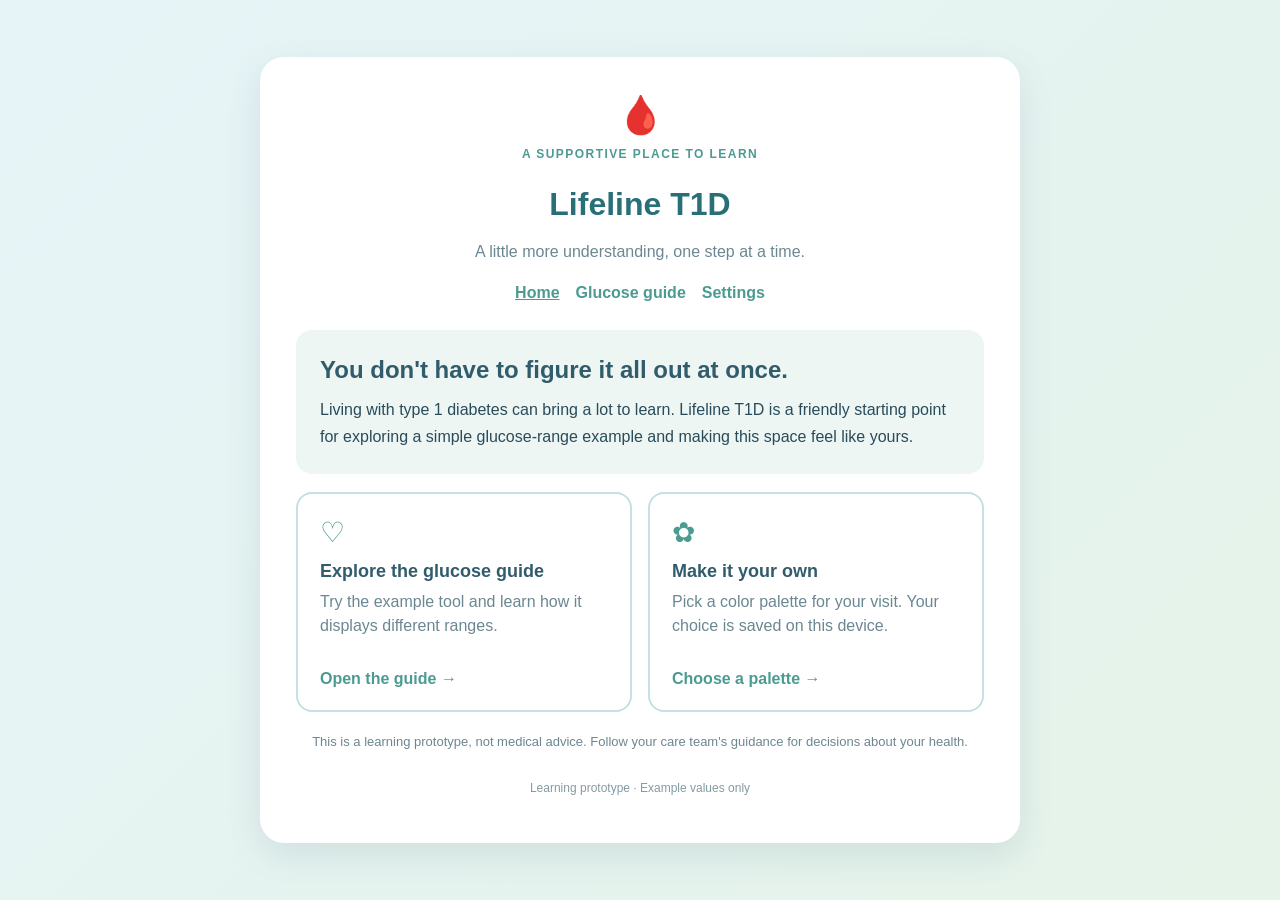
<file: index.html>
<!DOCTYPE html>
<html lang="en">

<head>
    <meta charset="UTF-8">
    <meta name="viewport" content="width=device-width, initial-scale=1.0">
    <title>Lifeline T1D | A little more understanding</title>
    <link rel="stylesheet" href="css/style.css">
    <script src="js/theme.js" defer></script>
</head>

<body>
    <main class="container home-container">
        <header>
            <div class="logo" aria-hidden="true">🩸</div>
            <p class="eyebrow">A supportive place to learn</p>
            <h1>Lifeline T1D</h1>
            <p>A little more understanding, one step at a time.</p>
            <nav class="page-nav" aria-label="Main navigation">
                <a href="index.html" aria-current="page">Home</a>
                <a href="glucose_tool.html">Glucose guide</a>
                <a href="settings.html">Settings</a>
            </nav>
        </header>

        <section class="welcome" aria-labelledby="welcomeHeading">
            <h2 id="welcomeHeading">You don't have to figure it all out at once.</h2>
            <p>
                Living with type 1 diabetes can bring a lot to learn. Lifeline T1D is a
                friendly starting point for exploring a simple glucose-range example
                and making this space feel like yours.
            </p>
        </section>

        <section class="home-links" aria-label="Explore Lifeline T1D">
            <a class="home-card" href="glucose_tool.html">
                <span class="home-card-icon" aria-hidden="true">♡</span>
                <span class="home-card-title">Explore the glucose guide</span>
                <span class="home-card-description">
                    Try the example tool and learn how it displays different ranges.
                </span>
                <span class="home-card-action">Open the guide <span aria-hidden="true">→</span></span>
            </a>

            <a class="home-card" href="settings.html">
                <span class="home-card-icon" aria-hidden="true">✿</span>
                <span class="home-card-title">Make it your own</span>
                <span class="home-card-description">
                    Pick a color palette for your visit. Your choice is saved on this device.
                </span>
                <span class="home-card-action">Choose a palette <span aria-hidden="true">→</span></span>
            </a>
        </section>

        <p class="home-note">
            This is a learning prototype, not medical advice. Follow your care team's
            guidance for decisions about your health.
        </p>

        <footer>
            <p>Learning prototype · Example values only</p>
        </footer>
    </main>
</body>

</html>
</file>
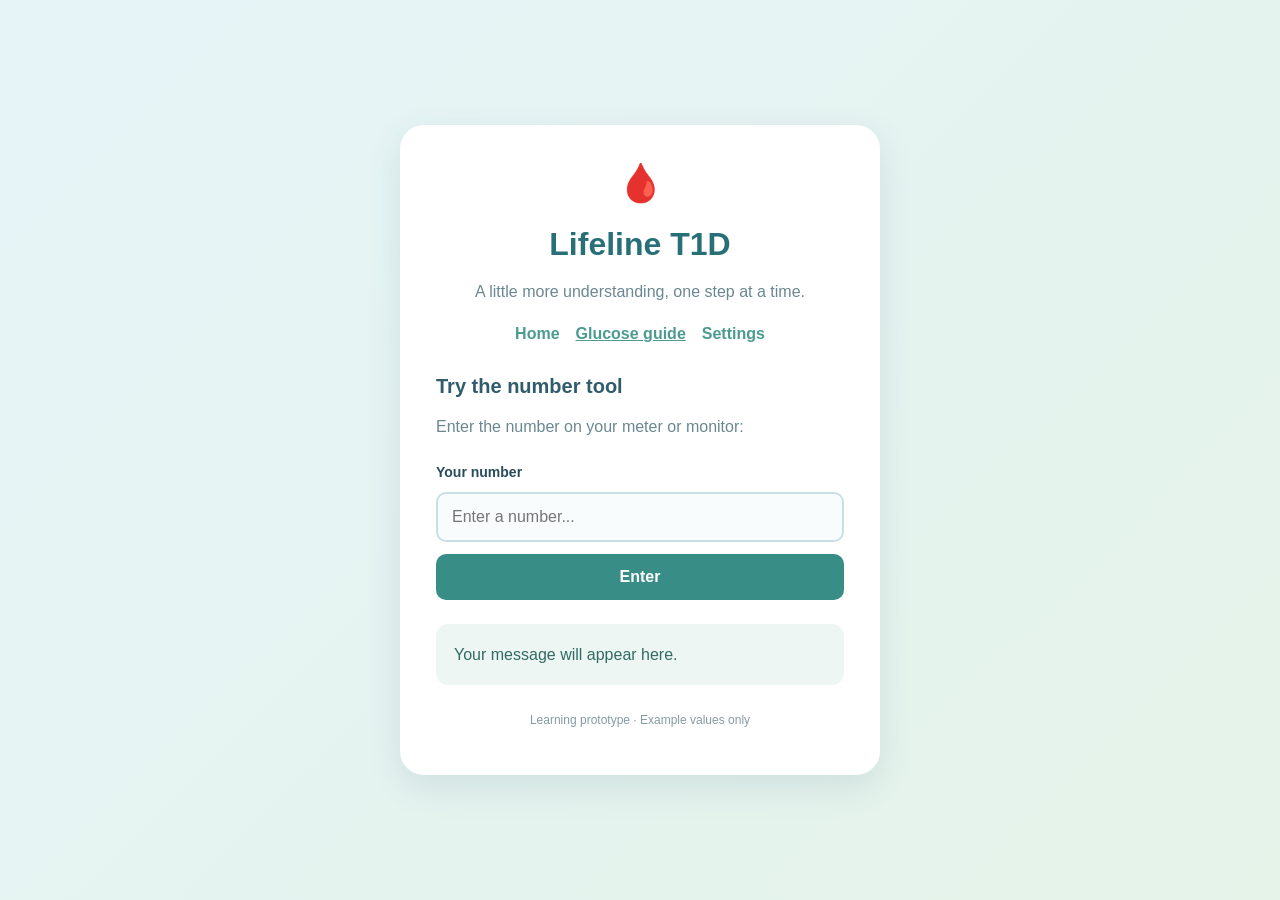
<file: glucose_tool.html>
<!DOCTYPE html>
<html lang="en">

<head>
    <meta charset="UTF-8">
    <meta name="viewport" content="width=device-width, initial-scale=1.0">
    <title>Glucose Guide</title>
    <link rel="stylesheet" href="css/style.css">
    <script src="js/theme.js" defer></script>
    <script src="js/script.js" defer></script>
</head>

<body>
    <main class="container">
        <header>
            <div class="logo">🩸</div>
            <h1>Lifeline T1D</h1>
            <p>A little more understanding, one step at a time.</p>
            <nav class="page-nav" aria-label="Main navigation">
                <a href="index.html">Home</a>
                <a href="glucose_tool.html" aria-current="page">Glucose guide</a>
                <a href="settings.html">Settings</a>
            </nav>
        </header>

        <section class="tool">
            <h2>Try the number tool</h2>
            <p>Enter the number on your meter or monitor:</p>

            <form id="numberForm">
                <label for="numberInput">Your number</label>

                <input type="number" id="numberInput" min="0" max="600" step="1" placeholder="Enter a number..."
                    required>

                <button type="submit">Enter</button>
            </form>

            <div id="result" class="result" role="status" aria-live="polite">
                Your message will appear here.
            </div>
        </section>

        <footer>
            <p>Learning prototype · Example values only</p>
        </footer>
    </main>
</body>

</html>
</file>
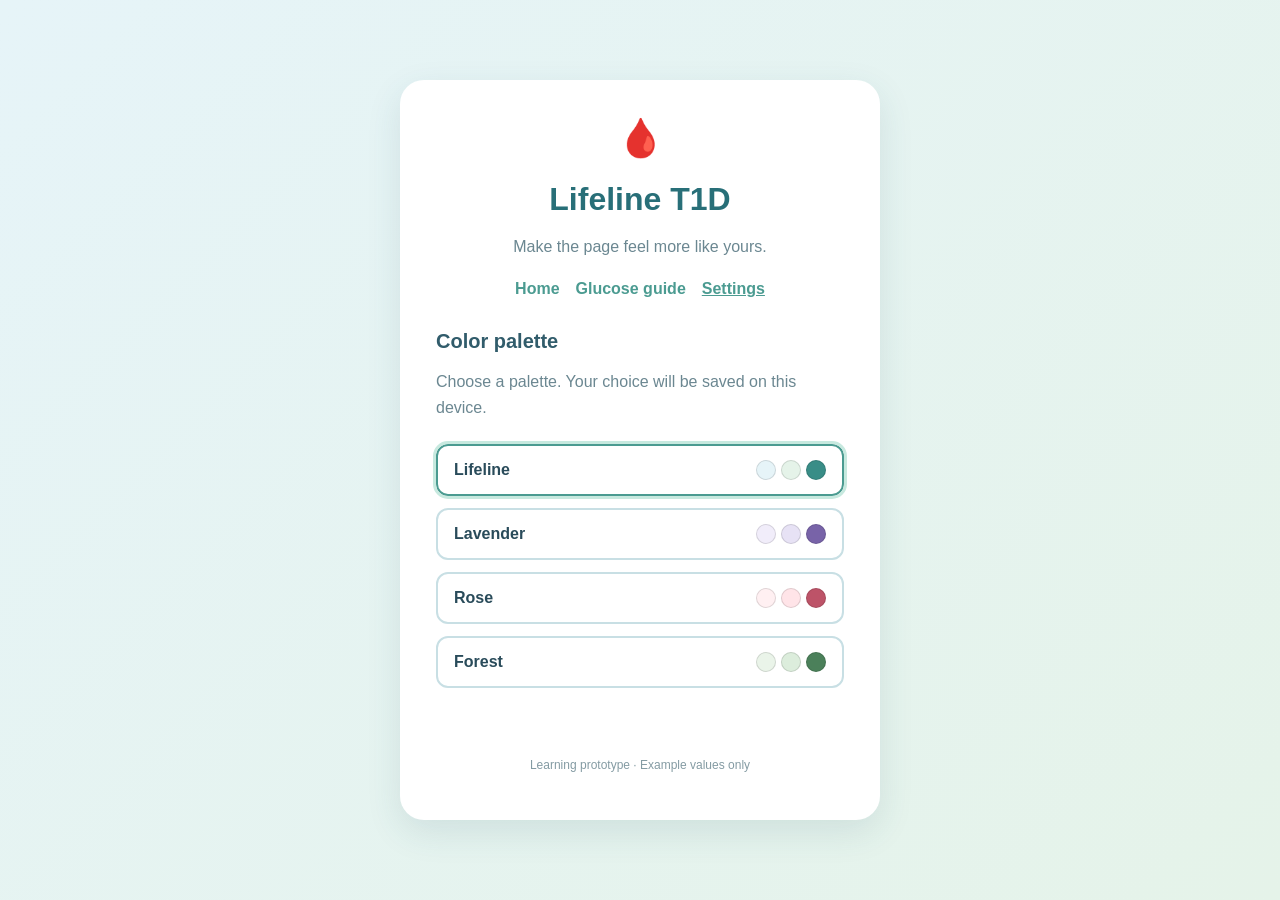
<file: settings.html>
<!DOCTYPE html>
<html lang="en">

<head>
    <meta charset="UTF-8">
    <meta name="viewport" content="width=device-width, initial-scale=1.0">
    <title>Settings | Lifeline T1D</title>
    <link rel="stylesheet" href="css/style.css">
    <script src="js/theme.js" defer></script>
    <script src="js/settings.js" defer></script>
</head>

<body>
    <main class="container">
        <header>
            <div class="logo">🩸</div>
            <h1>Lifeline T1D</h1>
            <p>Make the page feel more like yours.</p>
            <nav class="page-nav" aria-label="Main navigation">
                <a href="index.html">Home</a>
                <a href="glucose_tool.html">Glucose guide</a>
                <a href="settings.html" aria-current="page">Settings</a>
            </nav>
        </header>

        <section class="tool" aria-labelledby="paletteHeading">
            <h2 id="paletteHeading">Color palette</h2>
            <p>Choose a palette. Your choice will be saved on this device.</p>
            <div id="paletteList" class="palette-list" role="group" aria-label="Available color palettes"></div>
            <p id="settingsStatus" class="settings-status" role="status" aria-live="polite"></p>
        </section>

        <footer>
            <p>Learning prototype · Example values only</p>
        </footer>
    </main>
</body>

</html>
</file>
<file: css/style.css>
/* Overall page */
* {
    box-sizing: border-box;
}

:root {
    --page-start: #e6f4f8;
    --page-end: #e5f3e9;
    --text: #294b5a;
    --card: #ffffff;
    --heading: #286f78;
    --muted-text: #6b8791;
    --section-heading: #315c6b;
    --input-border: #c8dfe4;
    --input-text: #294b5a;
    --input-background: #f9fcfd;
    --focus-outline: #c7e9df;
    --focus-border: #4b9b91;
    --button: #398d87;
    --button-hover: #2c756f;
    --result-background: #edf6f3;
    --result-text: #326b61;
    --footer-text: #849ba3;
    --card-shadow: rgba(45, 91, 105, 0.12);
}

body {
    margin: 0;
    min-height: 100vh;
    font-family: Arial, sans-serif;
    background: linear-gradient(135deg, var(--page-start), var(--page-end));
    color: var(--text);

    display: flex;
    justify-content: center;
    align-items: center;
    padding: 24px;
}

/* Main card */
.container {
    width: 100%;
    max-width: 480px;
    background: var(--card);
    padding: 36px;
    border-radius: 24px;
    box-shadow: 0 12px 35px var(--card-shadow);
}

/* Header */
header {
    text-align: center;
    margin-bottom: 32px;
}

.logo {
    font-size: 38px;
}

h1 {
    color: var(--heading);
    margin-bottom: 8px;
}

header p,
.tool p {
    color: var(--muted-text);
    line-height: 1.6;
}

/* Input section */
.tool h2 {
    font-size: 20px;
    color: var(--section-heading);
}

form {
    display: flex;
    flex-direction: column;
    gap: 12px;
    margin-top: 24px;
}

label {
    font-weight: bold;
    font-size: 14px;
    color: var(--text);
}

input {
    width: 100%;
    padding: 14px;
    border: 2px solid var(--input-border);
    border-radius: 10px;
    font-size: 16px;
    color: var(--input-text);
    background: var(--input-background);
}

input:focus {
    outline: 3px solid var(--focus-outline);
    border-color: var(--focus-border);
}

button {
    padding: 14px;
    border: none;
    border-radius: 10px;
    background: var(--button);
    color: white;
    font-size: 16px;
    font-weight: bold;
    cursor: pointer;
    transition: background 0.2s, transform 0.2s;
}

button:hover {
    background: var(--button-hover);
}

button:active {
    transform: scale(0.98);
}

/* Message area */
.result {
    margin-top: 24px;
    padding: 18px;
    border-radius: 12px;
    background: var(--result-background);
    color: var(--result-text);
    line-height: 1.6;
    overflow-wrap: anywhere;
}

footer {
    text-align: center;
    margin-top: 28px;
    color: var(--footer-text);
    font-size: 12px;
}

.page-nav {
    display: flex;
    justify-content: center;
    gap: 16px;
    margin-top: 20px;
}

.page-nav a {
    color: var(--focus-border);
    font-weight: bold;
    text-decoration: none;
}

.page-nav a:hover,
.page-nav a[aria-current="page"] {
    text-decoration: underline;
}

.palette-list {
    display: grid;
    gap: 12px;
    margin-top: 24px;
}

.palette-option {
    display: flex;
    align-items: center;
    justify-content: space-between;
    gap: 16px;
    width: 100%;
    padding: 14px 16px;
    border: 2px solid var(--input-border);
    border-radius: 12px;
    background: var(--card);
    color: var(--text);
    text-align: left;
}

.palette-option:hover {
    background: var(--input-background);
}

.palette-option[aria-pressed="true"] {
    border-color: var(--focus-border);
    outline: 3px solid var(--focus-outline);
}

.palette-name {
    font-size: 16px;
}

.palette-swatches {
    display: flex;
    flex-shrink: 0;
    gap: 5px;
}

.palette-swatch {
    width: 20px;
    height: 20px;
    border: 1px solid rgba(0, 0, 0, 0.12);
    border-radius: 50%;
}

.settings-status {
    min-height: 24px;
    margin-top: 18px;
    color: var(--result-text);
}

.home-container {
    max-width: 760px;
}

.home-container header {
    margin-bottom: 28px;
}

.eyebrow {
    margin: 8px 0 0;
    color: var(--focus-border);
    font-size: 12px;
    font-weight: bold;
    letter-spacing: 0.12em;
    text-transform: uppercase;
}

.welcome {
    padding: 24px;
    border-radius: 16px;
    background: var(--result-background);
}

.welcome h2 {
    margin: 0 0 10px;
    color: var(--section-heading);
    font-size: 24px;
    line-height: 1.3;
}

.welcome p {
    margin: 0;
    color: var(--text);
    line-height: 1.7;
}

.home-links {
    display: grid;
    grid-template-columns: repeat(2, minmax(0, 1fr));
    gap: 16px;
    margin-top: 18px;
}

.home-card {
    display: flex;
    flex-direction: column;
    align-items: flex-start;
    min-height: 220px;
    padding: 22px;
    border: 2px solid var(--input-border);
    border-radius: 16px;
    color: var(--text);
    text-decoration: none;
    transition: border-color 0.2s, transform 0.2s;
}

.home-card:hover {
    border-color: var(--focus-border);
    transform: translateY(-2px);
}

.home-card:focus-visible {
    outline: 3px solid var(--focus-outline);
    outline-offset: 3px;
}

.home-card-icon {
    margin-bottom: 12px;
    color: var(--focus-border);
    font-size: 28px;
}

.home-card-title {
    color: var(--section-heading);
    font-size: 18px;
    font-weight: bold;
}

.home-card-description {
    margin-top: 8px;
    color: var(--muted-text);
    line-height: 1.5;
}

.home-card-action {
    margin-top: auto;
    padding-top: 18px;
    color: var(--focus-border);
    font-weight: bold;
}

.home-note {
    margin: 20px 0 0;
    color: var(--muted-text);
    font-size: 13px;
    line-height: 1.6;
    text-align: center;
}

@media (max-width: 560px) {
    .home-links {
        grid-template-columns: 1fr;
    }

    .home-card {
        min-height: 190px;
    }
}
</file>
